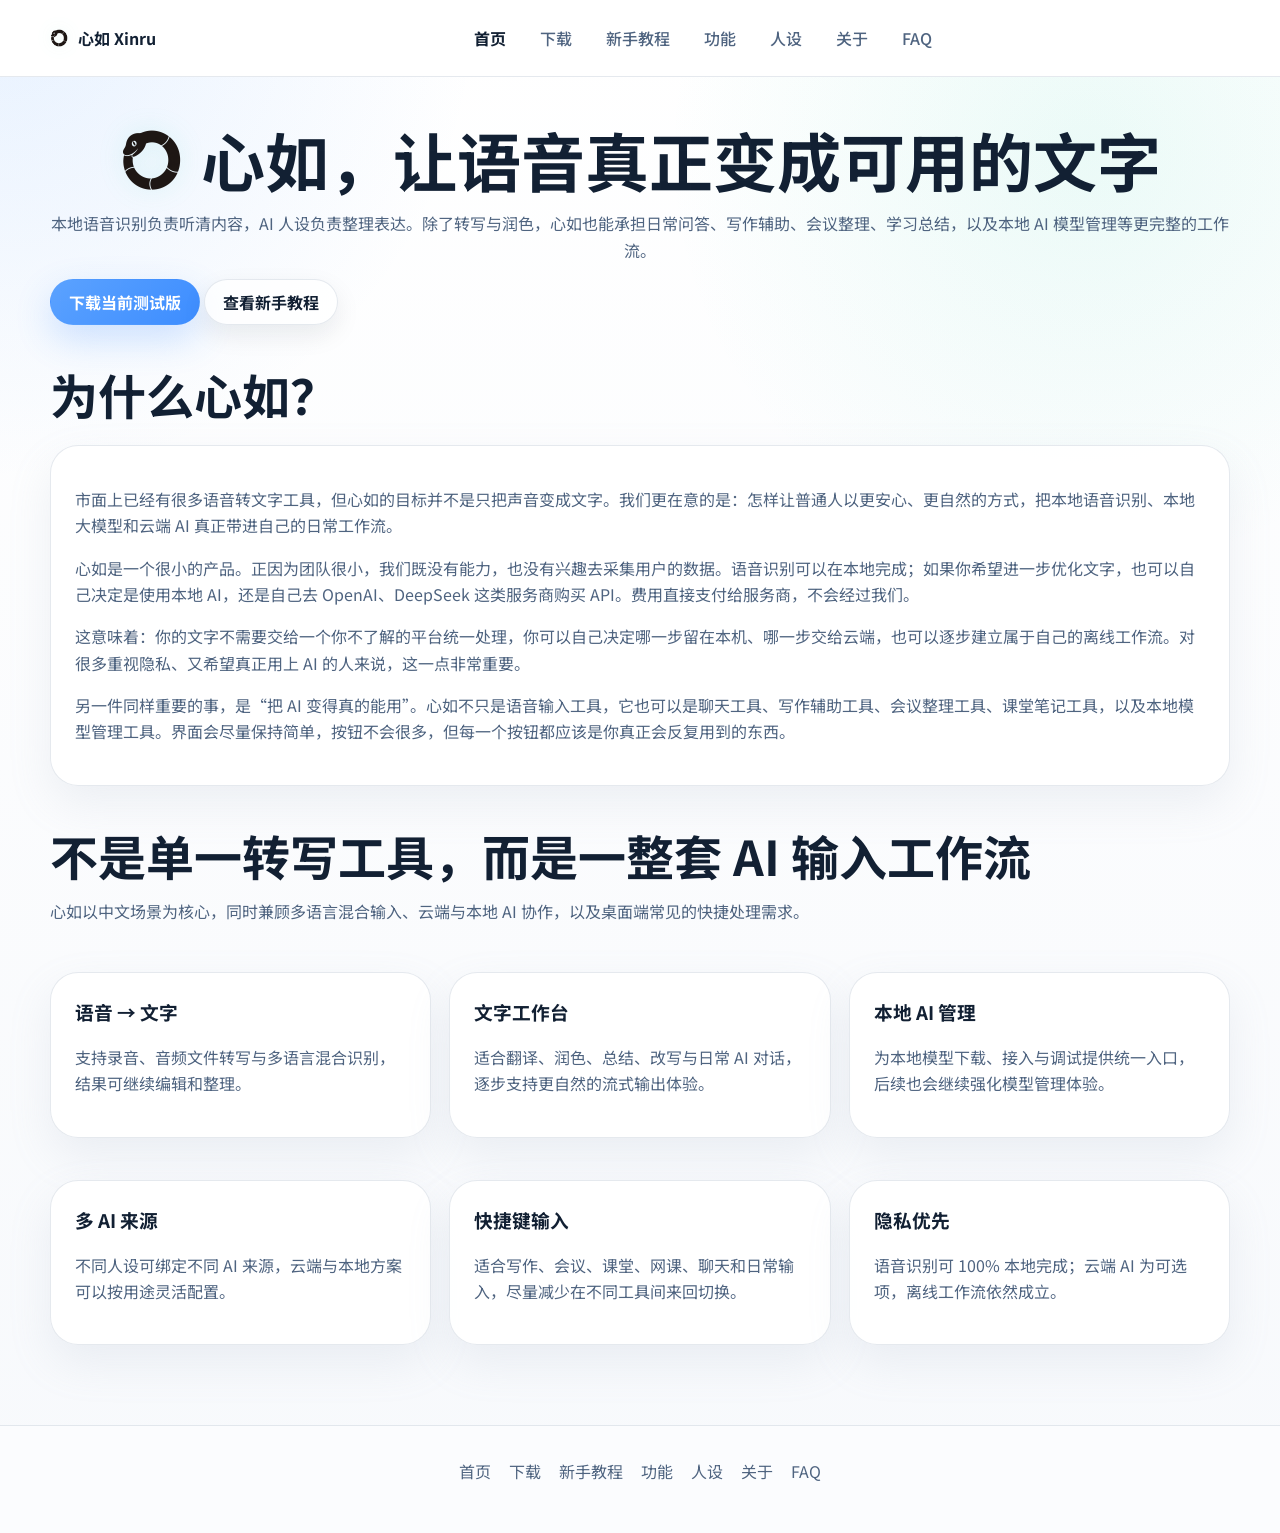
<file: index.html>
<!DOCTYPE html>
<html lang="zh-CN">
  <head>
    <meta charset="UTF-8" />
    <meta name="viewport" content="width=device-width, initial-scale=1.0" />
    <title>心如 Xinru</title>
    <meta
      name="description"
      content="心如是一款面向中文场景优化的桌面 AI 工具，集本地语音识别、AI 人设整理、文字工作台与本地 AI 管理于一体。"
    />
    <link rel="preconnect" href="https://fonts.googleapis.com" />
    <link rel="preconnect" href="https://fonts.gstatic.com" crossorigin />
    <link
      href="https://fonts.googleapis.com/css2?family=Manrope:wght@400;500;700;800&family=Noto+Sans+SC:wght@400;500;700;800&display=swap"
      rel="stylesheet"
    />
    <link rel="stylesheet" href="./styles.css" />
  </head>
  <body>
    <header class="site-header">
      <div class="nav">
        <a class="brand" href="./index.html" aria-label="Xinru home">
          <span class="brand-mark" aria-hidden="true"></span>
          <span>心如 Xinru</span>
        </a>
        <nav class="nav-links">
          <a class="nav-link is-active" href="./index.html">首页</a>
          <a class="nav-link" href="./download.html">下载</a>
          <a class="nav-link" href="./guide.html">新手教程</a>
          <a class="nav-link" href="./features.html">功能</a>
          <a class="nav-link" href="./personas.html">人设</a>
          <a class="nav-link" href="./about.html">关于</a>
          <a class="nav-link" href="./faq.html">FAQ</a>
        </nav>
      </div>
    </header>

    <main>
      <section class="section home-hero-section">
        <div class="hero-layout hero-layout-single">
          <div>
            <div class="hero-title-lockup">
              <span class="hero-title-logo" aria-hidden="true"></span>
              <h1 class="section-title">心如，让语音真正变成可用的文字</h1>
            </div>
            <p class="section-desc">
              本地语音识别负责听清内容，AI 人设负责整理表达。除了转写与润色，心如也能承担日常问答、写作辅助、会议整理、学习总结，以及本地 AI 模型管理等更完整的工作流。
            </p>
            <div class="hero-actions">
              <a class="button button-primary" href="./download.html">下载当前测试版</a>
              <a class="button button-secondary" href="./guide.html">查看新手教程</a>
            </div>
          </div>
        </div>
      </section>

      <section class="section home-why-section">
        <div class="section-heading">
          <h2 class="section-title">为什么心如？</h2>
        </div>
        <div class="panel">
          <p class="section-desc">市面上已经有很多语音转文字工具，但心如的目标并不是只把声音变成文字。我们更在意的是：怎样让普通人以更安心、更自然的方式，把本地语音识别、本地大模型和云端 AI 真正带进自己的日常工作流。</p>
          <p class="section-desc">心如是一个很小的产品。正因为团队很小，我们既没有能力，也没有兴趣去采集用户的数据。语音识别可以在本地完成；如果你希望进一步优化文字，也可以自己决定是使用本地 AI，还是自己去 OpenAI、DeepSeek 这类服务商购买 API。费用直接支付给服务商，不会经过我们。</p>
          <p class="section-desc">这意味着：你的文字不需要交给一个你不了解的平台统一处理，你可以自己决定哪一步留在本机、哪一步交给云端，也可以逐步建立属于自己的离线工作流。对很多重视隐私、又希望真正用上 AI 的人来说，这一点非常重要。</p>
          <p class="section-desc">另一件同样重要的事，是“把 AI 变得真的能用”。心如不只是语音输入工具，它也可以是聊天工具、写作辅助工具、会议整理工具、课堂笔记工具，以及本地模型管理工具。界面会尽量保持简单，按钮不会很多，但每一个按钮都应该是你真正会反复用到的东西。</p>
        </div>
      </section>

      <section class="section home-workflow-section">
        <div class="section-heading">
          <h2 class="section-title">不是单一转写工具，而是一整套 AI 输入工作流</h2>
          <p class="section-desc">心如以中文场景为核心，同时兼顾多语言混合输入、云端与本地 AI 协作，以及桌面端常见的快捷处理需求。</p>
        </div>
        <div class="card-grid three-cols">
          <article class="card">
            <h3>语音 → 文字</h3>
            <p>支持录音、音频文件转写与多语言混合识别，结果可继续编辑和整理。</p>
          </article>
          <article class="card">
            <h3>文字工作台</h3>
            <p>适合翻译、润色、总结、改写与日常 AI 对话，逐步支持更自然的流式输出体验。</p>
          </article>
          <article class="card">
            <h3>本地 AI 管理</h3>
            <p>为本地模型下载、接入与调试提供统一入口，后续也会继续强化模型管理体验。</p>
          </article>
          <article class="card">
            <h3>多 AI 来源</h3>
            <p>不同人设可绑定不同 AI 来源，云端与本地方案可以按用途灵活配置。</p>
          </article>
          <article class="card">
            <h3>快捷键输入</h3>
            <p>适合写作、会议、课堂、网课、聊天和日常输入，尽量减少在不同工具间来回切换。</p>
          </article>
          <article class="card">
            <h3>隐私优先</h3>
            <p>语音识别可 100% 本地完成；云端 AI 为可选项，离线工作流依然成立。</p>
          </article>
        </div>
      </section>
    </main>

    <footer class="site-footer">
      <div class="footer-links">
        <a href="./index.html">首页</a>
        <a href="./download.html">下载</a>
        <a href="./guide.html">新手教程</a>
        <a href="./features.html">功能</a>
        <a href="./personas.html">人设</a>
        <a href="./about.html">关于</a>
        <a href="./faq.html">FAQ</a>
      </div>
    </footer>

    <script src="./script.js"></script>
  </body>
</html>
</file>
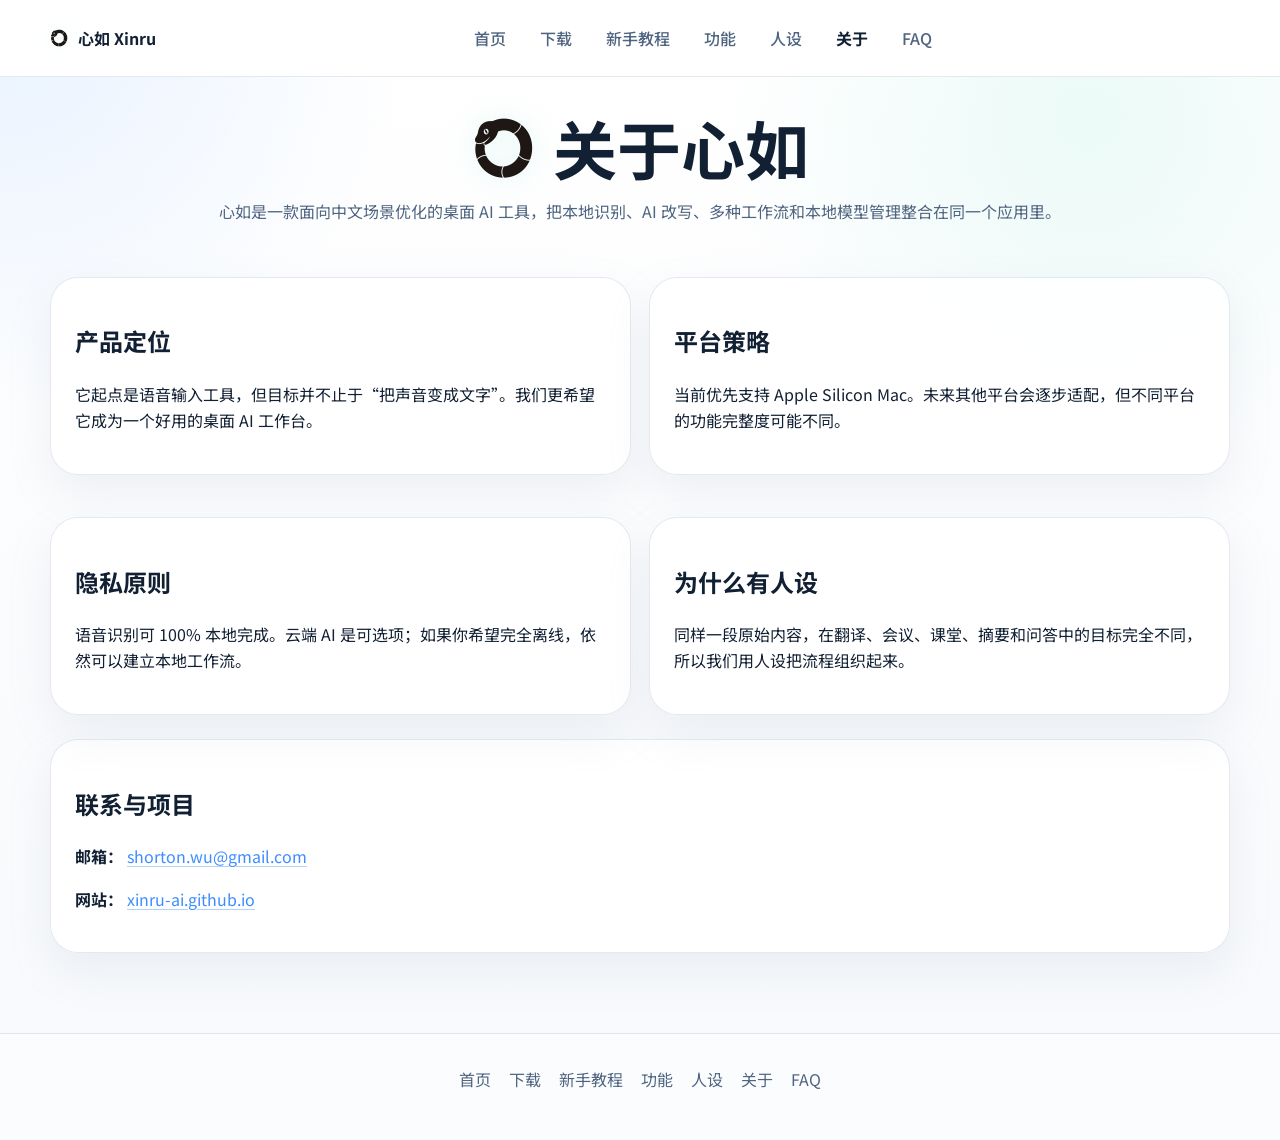
<file: about.html>
<!DOCTYPE html>
<html lang="zh-CN">
  <head>
    <meta charset="UTF-8" />
    <meta name="viewport" content="width=device-width, initial-scale=1.0" />
    <title>关于 - 心如 Xinru</title>
    <link rel="preconnect" href="https://fonts.googleapis.com" />
    <link rel="preconnect" href="https://fonts.gstatic.com" crossorigin />
    <link href="https://fonts.googleapis.com/css2?family=Manrope:wght@400;500;700;800&family=Noto+Sans+SC:wght@400;500;700;800&display=swap" rel="stylesheet" />
    <link rel="stylesheet" href="./styles.css" />
  </head>
  <body>
    <header class="site-header"><div class="nav"><a class="brand" href="./index.html"><span class="brand-mark" aria-hidden="true"></span><span>心如 Xinru</span></a><nav class="nav-links"><a class="nav-link" href="./index.html">首页</a><a class="nav-link" href="./download.html">下载</a><a class="nav-link" href="./guide.html">新手教程</a><a class="nav-link" href="./features.html">功能</a><a class="nav-link" href="./personas.html">人设</a><a class="nav-link is-active" href="./about.html">关于</a><a class="nav-link" href="./faq.html">FAQ</a></nav></div></header>
    <main class="section page-main">
      <div class="page-hero">
        <div class="hero-title-lockup">
          <span class="hero-title-logo" aria-hidden="true"></span>
          <h1 class="section-title">关于心如</h1>
        </div>
        <p class="section-desc">心如是一款面向中文场景优化的桌面 AI 工具，把本地识别、AI 改写、多种工作流和本地模型管理整合在同一个应用里。</p>
      </div>
      <div class="card-grid two-cols">
        <article class="about-panel"><h2>产品定位</h2><p>它起点是语音输入工具，但目标并不止于“把声音变成文字”。我们更希望它成为一个好用的桌面 AI 工作台。</p></article>
        <article class="about-panel"><h2>平台策略</h2><p>当前优先支持 Apple Silicon Mac。未来其他平台会逐步适配，但不同平台的功能完整度可能不同。</p></article>
        <article class="about-panel"><h2>隐私原则</h2><p>语音识别可 100% 本地完成。云端 AI 是可选项；如果你希望完全离线，依然可以建立本地工作流。</p></article>
        <article class="about-panel"><h2>为什么有人设</h2><p>同样一段原始内容，在翻译、会议、课堂、摘要和问答中的目标完全不同，所以我们用人设把流程组织起来。</p></article>
      </div>
      <div class="support-panel">
        <h2>联系与项目</h2>
        <p><strong>邮箱：</strong> <a href="mailto:shorton.wu@gmail.com">shorton.wu@gmail.com</a></p>
        <p><strong>网站：</strong> <a href="https://xinru-ai.github.io">xinru-ai.github.io</a></p>
      </div>
    </main>
    <footer class="site-footer"><div class="footer-links"><a href="./index.html">首页</a><a href="./download.html">下载</a><a href="./guide.html">新手教程</a><a href="./features.html">功能</a><a href="./personas.html">人设</a><a href="./about.html">关于</a><a href="./faq.html">FAQ</a></div></footer>
    <script src="./script.js"></script>
  </body>
</html>
</file>
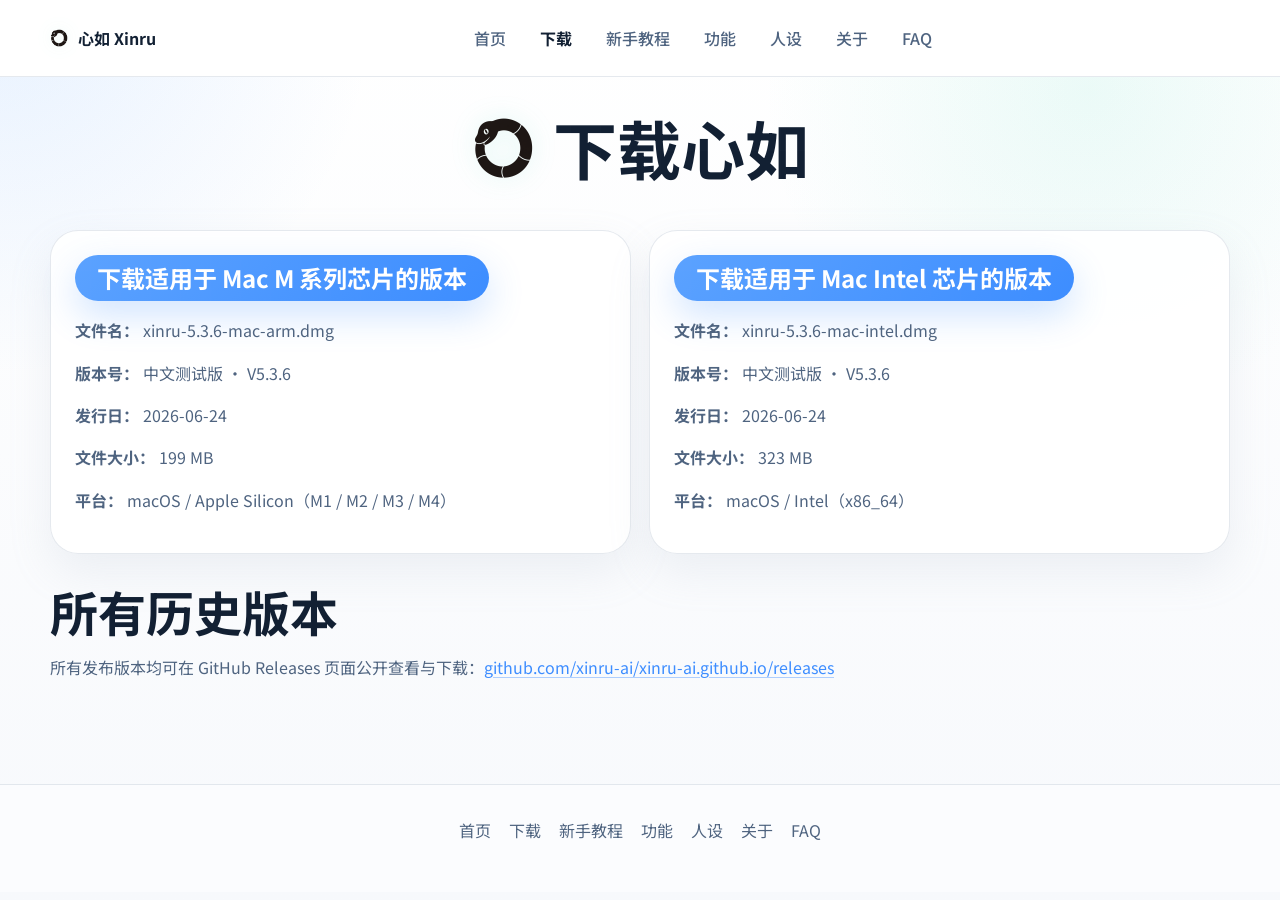
<file: download.html>
<!DOCTYPE html>
<html lang="zh-CN">
  <head>
    <meta charset="UTF-8" />
    <meta name="viewport" content="width=device-width, initial-scale=1.0" />
    <title>下载 - 心如 Xinru</title>
    <link rel="preconnect" href="https://fonts.googleapis.com" />
    <link rel="preconnect" href="https://fonts.gstatic.com" crossorigin />
    <link
      href="https://fonts.googleapis.com/css2?family=Manrope:wght@400;500;700;800&family=Noto+Sans+SC:wght@400;500;700;800&display=swap"
      rel="stylesheet"
    />
    <link rel="stylesheet" href="./styles.css" />
  </head>
  <body>
    <header class="site-header">
      <div class="nav">
        <a class="brand" href="./index.html"><span class="brand-mark" aria-hidden="true"></span><span>心如 Xinru</span></a>
        <nav class="nav-links">
          <a class="nav-link" href="./index.html">首页</a>
          <a class="nav-link is-active" href="./download.html">下载</a>
          <a class="nav-link" href="./guide.html">新手教程</a>
          <a class="nav-link" href="./features.html">功能</a>
          <a class="nav-link" href="./personas.html">人设</a>
          <a class="nav-link" href="./about.html">关于</a>
          <a class="nav-link" href="./faq.html">FAQ</a>
        </nav>
      </div>
    </header>

    <main class="section page-main download-page">
      <div class="page-hero">
        <div class="hero-title-lockup">
          <span class="hero-title-logo" aria-hidden="true"></span>
          <h1 class="section-title">下载心如</h1>
        </div>
      </div>

      <div class="card-grid two-cols">
        <article class="download-card">
          <h2><a class="download-link-title" href="https://github.com/xinru-ai/xinru-ai.github.io/releases/download/v5.3.6/xinru-5.3.6-mac-arm.dmg">下载适用于 Mac M 系列芯片的版本</a></h2>
          <p><strong>文件名：</strong> xinru-5.3.6-mac-arm.dmg</p>
          <p><strong>版本号：</strong> 中文测试版 · V5.3.6</p>
          <p><strong>发行日：</strong> 2026-06-24</p>
          <p><strong>文件大小：</strong> 199 MB</p>
          <p><strong>平台：</strong> macOS / Apple Silicon（M1 / M2 / M3 / M4）</p>
        </article>

        <article class="download-card">
          <h2><a class="download-link-title" href="https://github.com/xinru-ai/xinru-ai.github.io/releases/download/v5.3.6/xinru-5.3.6-mac-intel.dmg">下载适用于 Mac Intel 芯片的版本</a></h2>
          <p><strong>文件名：</strong> xinru-5.3.6-mac-intel.dmg</p>
          <p><strong>版本号：</strong> 中文测试版 · V5.3.6</p>
          <p><strong>发行日：</strong> 2026-06-24</p>
          <p><strong>文件大小：</strong> 323 MB</p>
          <p><strong>平台：</strong> macOS / Intel（x86_64）</p>
        </article>
      </div>

      <div class="section-heading" style="margin-top: var(--space-2xl);">
        <h2 class="section-title">所有历史版本</h2>
        <p class="section-desc">所有发布版本均可在 GitHub Releases 页面公开查看与下载：<a href="https://github.com/xinru-ai/xinru-ai.github.io/releases" target="_blank" rel="noreferrer">github.com/xinru-ai/xinru-ai.github.io/releases</a></p>
      </div>
    </main>

    <footer class="site-footer"><div class="footer-links"><a href="./index.html">首页</a><a href="./download.html">下载</a><a href="./guide.html">新手教程</a><a href="./features.html">功能</a><a href="./personas.html">人设</a><a href="./about.html">关于</a><a href="./faq.html">FAQ</a></div></footer>
    <script src="./script.js"></script>
  </body>
</html>
</file>
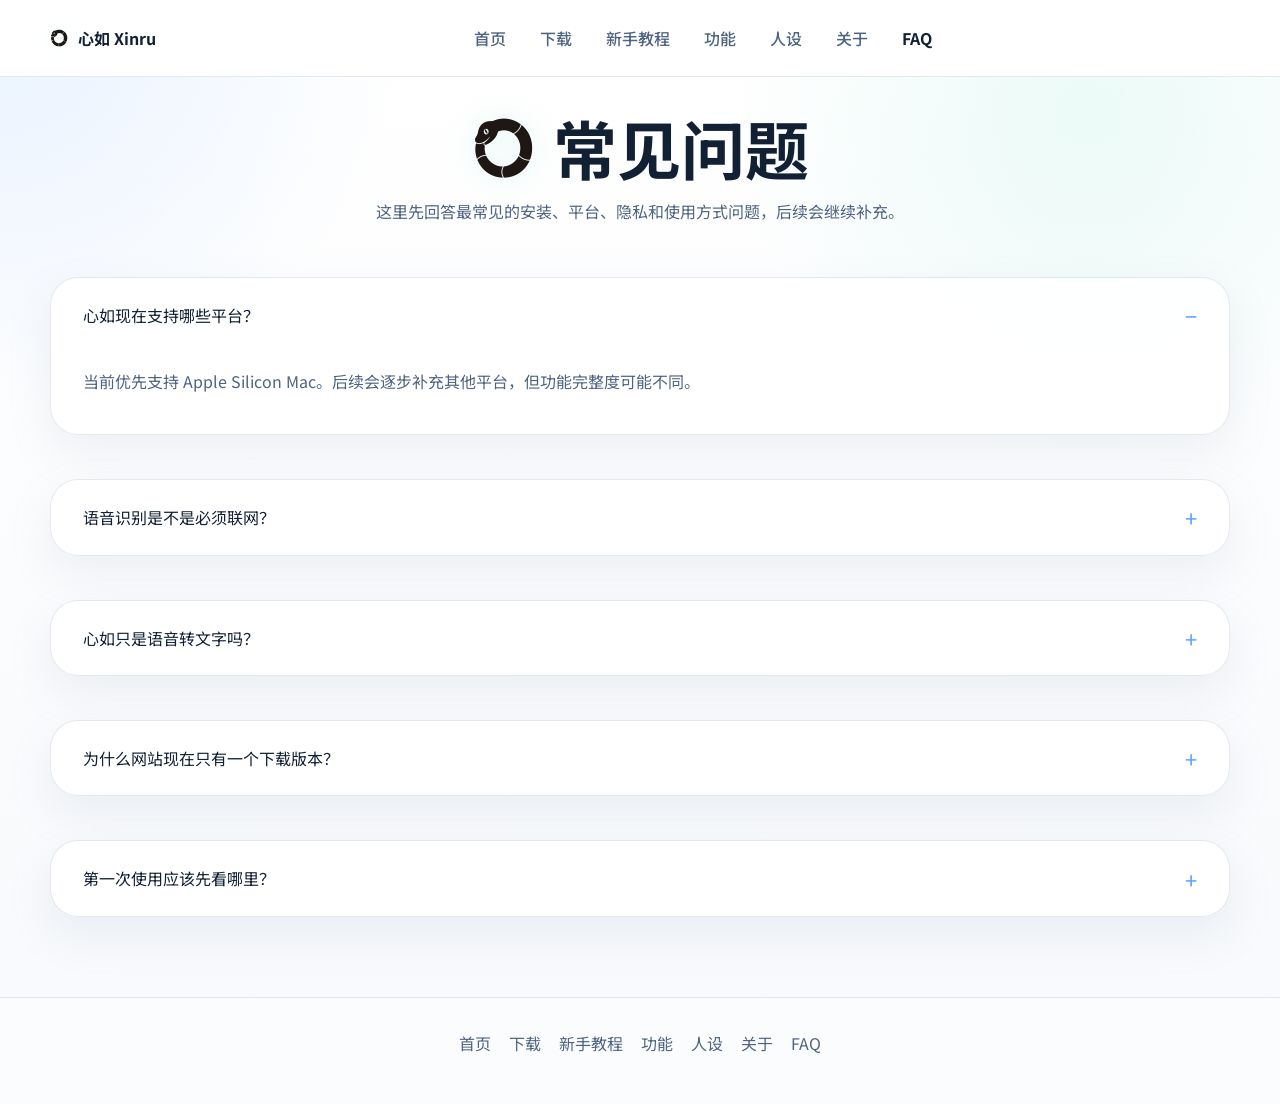
<file: faq.html>
<!DOCTYPE html>
<html lang="zh-CN">
  <head>
    <meta charset="UTF-8" />
    <meta name="viewport" content="width=device-width, initial-scale=1.0" />
    <title>FAQ - 心如 Xinru</title>
    <link rel="preconnect" href="https://fonts.googleapis.com" />
    <link rel="preconnect" href="https://fonts.gstatic.com" crossorigin />
    <link href="https://fonts.googleapis.com/css2?family=Manrope:wght@400;500;700;800&family=Noto+Sans+SC:wght@400;500;700;800&display=swap" rel="stylesheet" />
    <link rel="stylesheet" href="./styles.css" />
  </head>
  <body>
    <header class="site-header"><div class="nav"><a class="brand" href="./index.html"><span class="brand-mark" aria-hidden="true"></span><span>心如 Xinru</span></a><nav class="nav-links"><a class="nav-link" href="./index.html">首页</a><a class="nav-link" href="./download.html">下载</a><a class="nav-link" href="./guide.html">新手教程</a><a class="nav-link" href="./features.html">功能</a><a class="nav-link" href="./personas.html">人设</a><a class="nav-link" href="./about.html">关于</a><a class="nav-link is-active" href="./faq.html">FAQ</a></nav></div></header>
    <main class="section page-main">
      <div class="page-hero">
        <div class="hero-title-lockup">
          <span class="hero-title-logo" aria-hidden="true"></span>
          <h1 class="section-title">常见问题</h1>
        </div>
        <p class="section-desc">这里先回答最常见的安装、平台、隐私和使用方式问题，后续会继续补充。</p>
      </div>
      <div class="faq-list">
        <article class="faq-item is-open"><button class="faq-question" type="button">心如现在支持哪些平台？</button><div class="faq-answer"><p>当前优先支持 Apple Silicon Mac。后续会逐步补充其他平台，但功能完整度可能不同。</p></div></article>
        <article class="faq-item"><button class="faq-question" type="button">语音识别是不是必须联网？</button><div class="faq-answer"><p>不是。语音识别可以完全本地完成；是否联网主要取决于你是否启用云端 AI。</p></div></article>
        <article class="faq-item"><button class="faq-question" type="button">心如只是语音转文字吗？</button><div class="faq-answer"><p>不是。它还包含文字工作台、AI 人设、本地 AI 管理和多种输入输出工作流。</p></div></article>
        <article class="faq-item"><button class="faq-question" type="button">为什么网站现在只有一个下载版本？</button><div class="faq-answer"><p>因为我们只保留当前真实可公开分发的测试版入口。后续会逐步补齐更多平台与语言版本。</p></div></article>
        <article class="faq-item"><button class="faq-question" type="button">第一次使用应该先看哪里？</button><div class="faq-answer"><p>建议先看“新手教程”，把安装、权限、人设和基本流程跑通，再去探索更复杂的功能。</p></div></article>
      </div>
    </main>
    <footer class="site-footer"><div class="footer-links"><a href="./index.html">首页</a><a href="./download.html">下载</a><a href="./guide.html">新手教程</a><a href="./features.html">功能</a><a href="./personas.html">人设</a><a href="./about.html">关于</a><a href="./faq.html">FAQ</a></div></footer>
    <script src="./script.js"></script>
  </body>
</html>
</file>
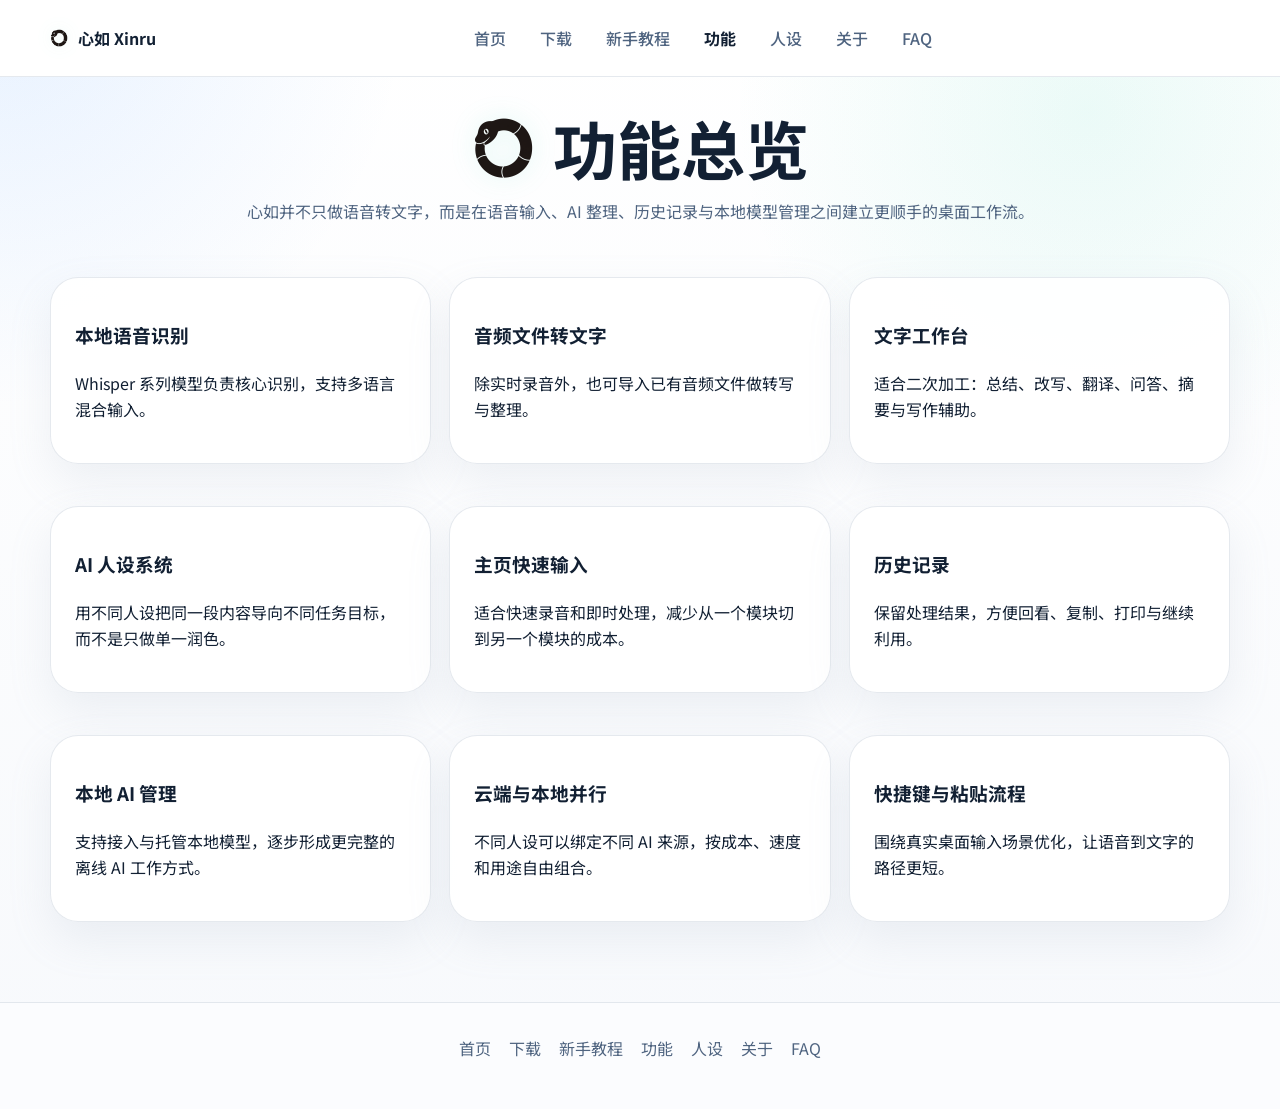
<file: features.html>
<!DOCTYPE html>
<html lang="zh-CN">
  <head>
    <meta charset="UTF-8" />
    <meta name="viewport" content="width=device-width, initial-scale=1.0" />
    <title>功能 - 心如 Xinru</title>
    <link rel="preconnect" href="https://fonts.googleapis.com" />
    <link rel="preconnect" href="https://fonts.gstatic.com" crossorigin />
    <link href="https://fonts.googleapis.com/css2?family=Manrope:wght@400;500;700;800&family=Noto+Sans+SC:wght@400;500;700;800&display=swap" rel="stylesheet" />
    <link rel="stylesheet" href="./styles.css" />
  </head>
  <body>
    <header class="site-header"><div class="nav"><a class="brand" href="./index.html"><span class="brand-mark" aria-hidden="true"></span><span>心如 Xinru</span></a><nav class="nav-links"><a class="nav-link" href="./index.html">首页</a><a class="nav-link" href="./download.html">下载</a><a class="nav-link" href="./guide.html">新手教程</a><a class="nav-link is-active" href="./features.html">功能</a><a class="nav-link" href="./personas.html">人设</a><a class="nav-link" href="./about.html">关于</a><a class="nav-link" href="./faq.html">FAQ</a></nav></div></header>
    <main class="section page-main">
      <div class="page-hero">
        <div class="hero-title-lockup">
          <span class="hero-title-logo" aria-hidden="true"></span>
          <h1 class="section-title">功能总览</h1>
        </div>
        <p class="section-desc">心如并不只做语音转文字，而是在语音输入、AI 整理、历史记录与本地模型管理之间建立更顺手的桌面工作流。</p>
      </div>
      <div class="card-grid three-cols">
        <article class="page-card"><h3>本地语音识别</h3><p>Whisper 系列模型负责核心识别，支持多语言混合输入。</p></article>
        <article class="page-card"><h3>音频文件转文字</h3><p>除实时录音外，也可导入已有音频文件做转写与整理。</p></article>
        <article class="page-card"><h3>文字工作台</h3><p>适合二次加工：总结、改写、翻译、问答、摘要与写作辅助。</p></article>
        <article class="page-card"><h3>AI 人设系统</h3><p>用不同人设把同一段内容导向不同任务目标，而不是只做单一润色。</p></article>
        <article class="page-card"><h3>主页快速输入</h3><p>适合快速录音和即时处理，减少从一个模块切到另一个模块的成本。</p></article>
        <article class="page-card"><h3>历史记录</h3><p>保留处理结果，方便回看、复制、打印与继续利用。</p></article>
        <article class="page-card"><h3>本地 AI 管理</h3><p>支持接入与托管本地模型，逐步形成更完整的离线 AI 工作方式。</p></article>
        <article class="page-card"><h3>云端与本地并行</h3><p>不同人设可以绑定不同 AI 来源，按成本、速度和用途自由组合。</p></article>
        <article class="page-card"><h3>快捷键与粘贴流程</h3><p>围绕真实桌面输入场景优化，让语音到文字的路径更短。</p></article>
      </div>
    </main>
    <footer class="site-footer"><div class="footer-links"><a href="./index.html">首页</a><a href="./download.html">下载</a><a href="./guide.html">新手教程</a><a href="./features.html">功能</a><a href="./personas.html">人设</a><a href="./about.html">关于</a><a href="./faq.html">FAQ</a></div></footer>
    <script src="./script.js"></script>
  </body>
</html>
</file>
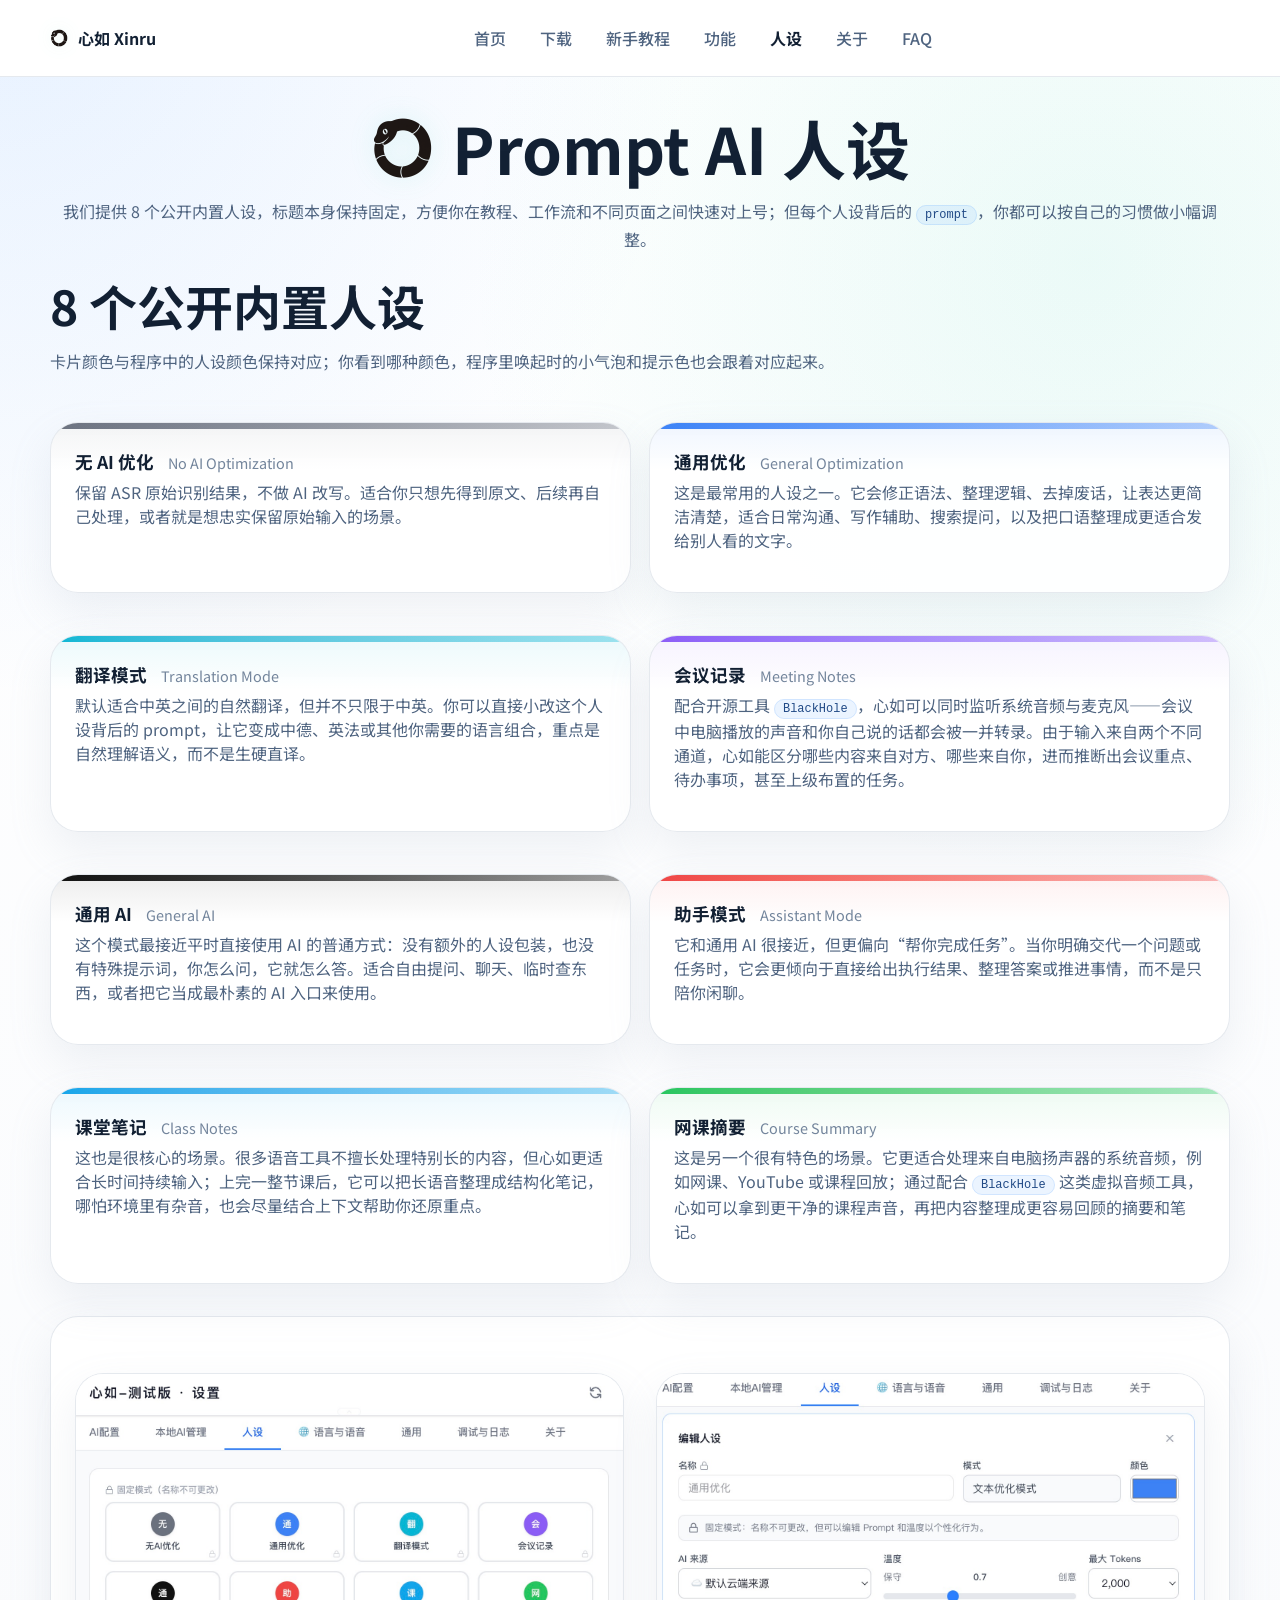
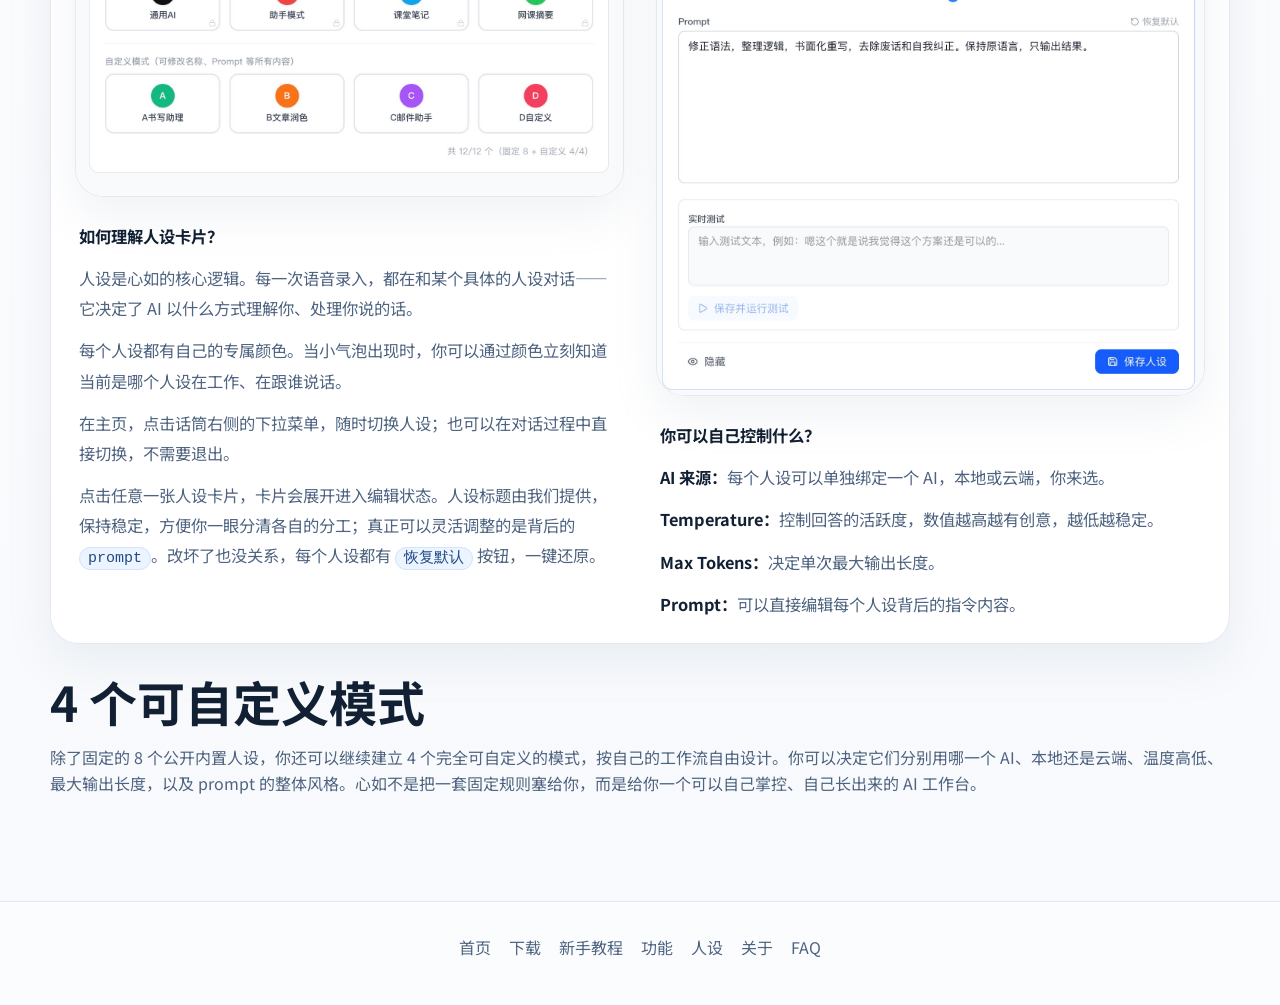
<file: personas.html>
<!DOCTYPE html>
<html lang="zh-CN">
  <head>
    <meta charset="UTF-8" />
    <meta name="viewport" content="width=device-width, initial-scale=1.0" />
    <title>Prompt AI 人设 - 心如 Xinru</title>
    <link rel="preconnect" href="https://fonts.googleapis.com" />
    <link rel="preconnect" href="https://fonts.gstatic.com" crossorigin />
    <link href="https://fonts.googleapis.com/css2?family=Manrope:wght@400;500;700;800&family=Noto+Sans+SC:wght@400;500;700;800&display=swap" rel="stylesheet" />
    <link rel="stylesheet" href="./styles.css" />
  </head>
  <body>
    <header class="site-header"><div class="nav"><a class="brand" href="./index.html"><span class="brand-mark" aria-hidden="true"></span><span>心如 Xinru</span></a><nav class="nav-links"><a class="nav-link" href="./index.html">首页</a><a class="nav-link" href="./download.html">下载</a><a class="nav-link" href="./guide.html">新手教程</a><a class="nav-link" href="./features.html">功能</a><a class="nav-link is-active" href="./personas.html">人设</a><a class="nav-link" href="./about.html">关于</a><a class="nav-link" href="./faq.html">FAQ</a></nav></div></header>
    <main class="section page-main">
      <div class="page-hero">
        <div class="hero-title-lockup">
          <span class="hero-title-logo" aria-hidden="true"></span>
          <h1 class="section-title">Prompt AI 人设</h1>
        </div>
        <p class="section-desc">我们提供 8 个公开内置人设，标题本身保持固定，方便你在教程、工作流和不同页面之间快速对上号；但每个人设背后的 <code>prompt</code>，你都可以按自己的习惯做小幅调整。</p>
      </div>

      <div class="section-heading">
        <h2 class="section-title">8 个公开内置人设</h2>
        <p class="section-desc">卡片颜色与程序中的人设颜色保持对应；你看到哪种颜色，程序里唤起时的小气泡和提示色也会跟着对应起来。</p>
      </div>

      <div class="card-grid two-cols">
        <article class="panel persona-card persona-noai">
          <div class="persona-title-line">
            <h3 class="persona-name">无 AI 优化</h3>
            <span class="persona-en">No AI Optimization</span>
          </div>
          <p class="persona-desc">保留 ASR 原始识别结果，不做 AI 改写。适合你只想先得到原文、后续再自己处理，或者就是想忠实保留原始输入的场景。</p>
        </article>

        <article class="panel persona-card persona-optimize">
          <div class="persona-title-line">
            <h3 class="persona-name">通用优化</h3>
            <span class="persona-en">General Optimization</span>
          </div>
          <p class="persona-desc">这是最常用的人设之一。它会修正语法、整理逻辑、去掉废话，让表达更简洁清楚，适合日常沟通、写作辅助、搜索提问，以及把口语整理成更适合发给别人看的文字。</p>
        </article>

        <article class="panel persona-card persona-translate">
          <div class="persona-title-line">
            <h3 class="persona-name">翻译模式</h3>
            <span class="persona-en">Translation Mode</span>
          </div>
          <p class="persona-desc">默认适合中英之间的自然翻译，但并不只限于中英。你可以直接小改这个人设背后的 prompt，让它变成中德、英法或其他你需要的语言组合，重点是自然理解语义，而不是生硬直译。</p>
        </article>

        <article class="panel persona-card persona-meeting">
          <div class="persona-title-line">
            <h3 class="persona-name">会议记录</h3>
            <span class="persona-en">Meeting Notes</span>
          </div>
          <p class="persona-desc">配合开源工具 <code>BlackHole</code>，心如可以同时监听系统音频与麦克风——会议中电脑播放的声音和你自己说的话都会被一并转录。由于输入来自两个不同通道，心如能区分哪些内容来自对方、哪些来自你，进而推断出会议重点、待办事项，甚至上级布置的任务。</p>
        </article>

        <article class="panel persona-card persona-general">
          <div class="persona-title-line">
            <h3 class="persona-name">通用 AI</h3>
            <span class="persona-en">General AI</span>
          </div>
          <p class="persona-desc">这个模式最接近平时直接使用 AI 的普通方式：没有额外的人设包装，也没有特殊提示词，你怎么问，它就怎么答。适合自由提问、聊天、临时查东西，或者把它当成最朴素的 AI 入口来使用。</p>
        </article>

        <article class="panel persona-card persona-assistant">
          <div class="persona-title-line">
            <h3 class="persona-name">助手模式</h3>
            <span class="persona-en">Assistant Mode</span>
          </div>
          <p class="persona-desc">它和通用 AI 很接近，但更偏向“帮你完成任务”。当你明确交代一个问题或任务时，它会更倾向于直接给出执行结果、整理答案或推进事情，而不是只陪你闲聊。</p>
        </article>

        <article class="panel persona-card persona-study">
          <div class="persona-title-line">
            <h3 class="persona-name">课堂笔记</h3>
            <span class="persona-en">Class Notes</span>
          </div>
          <p class="persona-desc">这也是很核心的场景。很多语音工具不擅长处理特别长的内容，但心如更适合长时间持续输入；上完一整节课后，它可以把长语音整理成结构化笔记，哪怕环境里有杂音，也会尽量结合上下文帮助你还原重点。</p>
        </article>

        <article class="panel persona-card persona-summary">
          <div class="persona-title-line">
            <h3 class="persona-name">网课摘要</h3>
            <span class="persona-en">Course Summary</span>
          </div>
          <p class="persona-desc">这是另一个很有特色的场景。它更适合处理来自电脑扬声器的系统音频，例如网课、YouTube 或课程回放；通过配合 <code>BlackHole</code> 这类虚拟音频工具，心如可以拿到更干净的课程声音，再把内容整理成更容易回顾的摘要和笔记。</p>
        </article>
      </div>

      <div class="panel" style="margin-top: var(--space-2xl);">
        <div class="guide-shot-grid">
          <figure class="guide-shot">
            <img src="./assets/screenshots/personas-overview.jpg" alt="人设页面，展示 8 个固定人设与 4 个自定义模式" />
            <figcaption>
              <p><strong>如何理解人设卡片？</strong></p>
              <p>人设是心如的核心逻辑。每一次语音录入，都在和某个具体的人设对话——它决定了 AI 以什么方式理解你、处理你说的话。</p>
              <p>每个人设都有自己的专属颜色。当小气泡出现时，你可以通过颜色立刻知道当前是哪个人设在工作、在跟谁说话。</p>
              <p>在主页，点击话筒右侧的下拉菜单，随时切换人设；也可以在对话过程中直接切换，不需要退出。</p>
              <p>点击任意一张人设卡片，卡片会展开进入编辑状态。人设标题由我们提供，保持稳定，方便你一眼分清各自的分工；真正可以灵活调整的是背后的 <code>prompt</code>。改坏了也没关系，每个人设都有 <code>恢复默认</code> 按钮，一键还原。</p>
            </figcaption>
          </figure>
          <figure class="guide-shot">
            <img src="./assets/screenshots/personas-edit.jpg" alt="点击人设卡片后展开的编辑面板" />
            <figcaption>
              <p><strong>你可以自己控制什么？</strong></p>
              <p><strong>AI 来源：</strong>每个人设可以单独绑定一个 AI，本地或云端，你来选。</p>
              <p><strong>Temperature：</strong>控制回答的活跃度，数值越高越有创意，越低越稳定。</p>
              <p><strong>Max Tokens：</strong>决定单次最大输出长度。</p>
              <p><strong>Prompt：</strong>可以直接编辑每个人设背后的指令内容。</p>
            </figcaption>
          </figure>
        </div>
      </div>

      <div class="section-heading" style="margin-top: var(--space-2xl);">
        <h2 class="section-title">4 个可自定义模式</h2>
        <p class="section-desc">除了固定的 8 个公开内置人设，你还可以继续建立 4 个完全可自定义的模式，按自己的工作流自由设计。你可以决定它们分别用哪一个 AI、本地还是云端、温度高低、最大输出长度，以及 prompt 的整体风格。心如不是把一套固定规则塞给你，而是给你一个可以自己掌控、自己长出来的 AI 工作台。</p>
      </div>
    </main>
    <footer class="site-footer"><div class="footer-links"><a href="./index.html">首页</a><a href="./download.html">下载</a><a href="./guide.html">新手教程</a><a href="./features.html">功能</a><a href="./personas.html">人设</a><a href="./about.html">关于</a><a href="./faq.html">FAQ</a></div></footer>
    <script src="./script.js"></script>
  </body>
</html>
</file>
<file: styles.css>
:root {
  /* 统一间距体系 */
  --space-xs: 8px;
  --space-sm: 12px;
  --space-md: 16px;
  --space-lg: 20px;
  --space-xl: 24px;
  --space-2xl: 32px;
  --space-3xl: 48px;
  --space-4xl: 56px;

  /* 颜色与主题 */
  --bg: #f7f9fc;
  --bg-soft: #eef3f9;
  --panel: rgba(255, 255, 255, 0.9);
  --panel-strong: rgba(255, 255, 255, 0.96);
  --panel-muted: rgba(232, 239, 248, 0.9);
  --border: rgba(148, 163, 184, 0.24);
  --border-strong: rgba(59, 130, 246, 0.26);
  --shadow-soft: 0 18px 44px rgba(148, 163, 184, 0.14);
  --text: #122033;
  --text-soft: #4f6480;
  --text-faint: #73859c;
  --primary: #5ba2ff;
  --primary-strong: #3d8dff;
  --accent: #42d6b6;
  --warning: #fbbf24;
  --danger: #f87171;
  --radius-xl: 28px;
  --radius-lg: 20px;
  --radius-md: 14px;
  --radius-sm: 10px;
  --shadow: 0 20px 60px rgba(2, 8, 23, 0.34);
  --container: 1180px;
}

/* 暗色模式变量 */
@media (prefers-color-scheme: dark) {
  :root {
    --bg: #08090c;
    --bg-soft: #101216;
    --panel: rgba(17, 20, 27, 0.92);
    --panel-strong: rgba(24, 28, 36, 0.96);
    --panel-muted: rgba(35, 41, 52, 0.74);
    --border: rgba(148, 163, 184, 0.16);
    --border-strong: rgba(96, 165, 250, 0.22);
    --shadow-soft: 0 20px 60px rgba(2, 8, 23, 0.34);
    --text: #e5edf8;
    --text-soft: #9fb0c8;
    --text-faint: #6f819e;
  }
}

/* 基础重置 */
* { box-sizing: border-box; }
html { scroll-behavior: smooth; }

body {
  margin: 0;
  min-height: 100vh;
  color: var(--text);
  font-family: -apple-system, BlinkMacSystemFont, "Segoe UI", "PingFang SC", "Noto Sans SC", sans-serif;
  line-height: 1.65;
  background:
    radial-gradient(circle at top left, rgba(91, 162, 255, 0.14), transparent 24%),
    radial-gradient(circle at 85% 10%, rgba(66, 214, 182, 0.1), transparent 24%),
    linear-gradient(180deg, #ffffff 0%, var(--bg) 100%);
}

body::before {
  content: "";
  position: fixed;
  inset: 0;
  pointer-events: none;
  background-image:
    linear-gradient(rgba(255, 255, 255, 0.03) 1px, transparent 1px),
    linear-gradient(90deg, rgba(255, 255, 255, 0.03) 1px, transparent 1px);
  background-size: 30px 30px;
  mask-image: linear-gradient(180deg, rgba(0, 0, 0, 0.45), transparent 90%);
}

/* 暗色模式背景 */
@media (prefers-color-scheme: dark) {
  body {
    background:
      radial-gradient(circle at top left, rgba(255, 255, 255, 0.05), transparent 24%),
      radial-gradient(circle at 85% 10%, rgba(91, 162, 255, 0.08), transparent 24%),
      linear-gradient(180deg, #050608 0%, var(--bg) 100%);
  }
}

/* 链接 */
a {
  color: var(--primary-strong);
  text-decoration: underline;
  text-decoration-color: rgba(61, 141, 255, 0.4);
  text-underline-offset: 3px;
}
a:hover { text-decoration-color: currentColor; }

.brand,
.nav-link,
.button,
.footer-links a {
  color: inherit;
  text-decoration: none;
}

/* 图片与代码 */
img {
  max-width: 100%;
  display: block;
}

code {
  padding: 2px 8px;
  border-radius: 999px;
  background: rgba(91, 162, 255, 0.12);
  border: 1px solid rgba(91, 162, 255, 0.18);
  color: #214a86;
  font-size: 0.92em;
}

@media (prefers-color-scheme: dark) {
  code {
    background: rgba(255, 255, 255, 0.08);
    border-color: rgba(148, 163, 184, 0.24);
    color: var(--text);
  }
}

/* 容器 */
.container {
  width: min(100% - 32px, var(--container));
  margin: 0 auto;
}

/* 头部导航 */
.site-header {
  position: sticky;
  top: 0;
  z-index: 50;
  background: #ffffff;
  border-bottom: 1px solid var(--border);
}

@media (prefers-color-scheme: dark) {
  .site-header {
    background: #111318;
    border-bottom-color: rgba(255, 255, 255, 0.12);
  }
}

.nav {
  width: min(100% - 32px, var(--container));
  margin: 0 auto;
  min-height: 76px;
  display: grid;
  grid-template-columns: auto 1fr;
  align-items: center;
  gap: 20px;
}

.brand {
  display: inline-flex;
  align-items: center;
  gap: 10px;
  font-weight: 700;
}

.brand-mark {
  width: 18px;
  height: 18px;
  background-image: url("./assets/logo/xinru-logo.png");
  background-size: contain;
  background-position: center;
  background-repeat: no-repeat;
  filter: drop-shadow(0 0 8px rgba(66, 214, 182, 0.12));
}

.brand-name {
  font-size: 1.02rem;
  letter-spacing: 0.03em;
}

.nav-links {
  display: flex;
  align-items: center;
  justify-content: center;
  flex-wrap: wrap;
  gap: 10px 14px;
}

/* 导航与按钮过渡 */
.nav-link,
.button,
.faq-question {
  transition: transform 160ms ease, background 160ms ease, border-color 160ms ease, color 160ms ease;
}

.nav-link {
  padding: 8px 10px;
  color: var(--text-soft);
  font-weight: 500;
}
.nav-link:hover { color: var(--text); }
.nav-link.is-active { color: var(--text); font-weight: 700; }

@media (prefers-color-scheme: dark) {
  .nav-link { opacity: 0.88; }
  .nav-link:hover,
  .nav-link.is-active { color: #ffffff; opacity: 1; }
}

/* 语言标签 */
.lang-label {
  display: inline-flex;
  align-items: center;
  min-height: 38px;
  padding: 0 14px;
  background: transparent;
  color: var(--text);
  font-weight: 600;
}

@media (prefers-color-scheme: dark) {
  .lang-label {
    border: 1px solid rgba(255, 255, 255, 0.16);
  }
}

/* 区块 */
.section { padding: var(--space-4xl) 0; }
.home-hero-section { padding-top: var(--space-3xl); padding-bottom: var(--space-xl); }
.home-why-section { padding-top: var(--space-lg); padding-bottom: var(--space-xl); }
.home-workflow-section { padding-top: var(--space-lg); }

.section > * {
  width: min(100% - 32px, var(--container));
  margin-inline: auto;
}

/* 网格布局 */
.hero-layout,
.two-column,
.footer-layout {
  display: grid;
  grid-template-columns: 1.05fr 0.95fr;
  gap: 28px;
  align-items: center;
}
.hero-layout-single { grid-template-columns: 1fr; }

/* 标题与描述 */
.hero-title-lockup {
  display: flex;
  align-items: center;
  gap: 18px;
  margin-bottom: 12px;
  justify-content: center;
}

.hero-title-logo {
  width: clamp(44px, 6vw, 64px);
  height: clamp(44px, 6vw, 64px);
  background-image: url("./assets/logo/xinru-logo.png");
  background-position: center;
  background-repeat: no-repeat;
  flex: 0 0 auto;
  background-size: contain;
  filter: drop-shadow(0 0 12px rgba(66, 214, 182, 0.14));
}

.page-hero {
  padding-top: 0;
  padding-bottom: 12px;
}

.page-main.section,
.download-page.section {
  padding-top: 36px;
}

.section-heading { margin-bottom: var(--space-xl); }
.page-hero .section-desc,
.home-hero-section .section-desc { text-align: center; }

.hero-copy h1,
.section-title {
  margin: 0;
  font-size: clamp(2.5rem, 5vw, 4.5rem);
  line-height: 1.08;
}
.section-heading .section-title {
  font-size: clamp(2rem, 4vw, 3rem);
}

.hero-copy p,
.section-desc,
.card p,
.download-card p,
.step-card p,
.feature-detail,
.support-note,
.faq-answer,
.footer-meta,
.preview-note,
.persona-desc,
.about-copy p {
  color: var(--text-soft);
}
.persona-desc { line-height: 1.5; margin-top: 0; }

/* 按钮 */
.button {
  display: inline-flex;
  align-items: center;
  justify-content: center;
  min-height: 46px;
  padding: 0 18px;
  border-radius: 999px;
  border: 1px solid transparent;
  font-weight: 700;
  cursor: pointer;
  box-shadow: 0 10px 26px rgba(15, 23, 42, 0.08);
}
.button:hover,
.faq-question:hover { transform: translateY(-1px); }

.button-primary {
  background: linear-gradient(135deg, var(--primary) 0%, var(--primary-strong) 100%);
  color: #fff;
  box-shadow: 0 14px 36px rgba(61, 141, 255, 0.24);
}
.button-secondary {
  border-color: var(--border);
  background: rgba(255, 255, 255, 0.72);
  color: var(--text);
}
@media (prefers-color-scheme: dark) {
  .button-secondary { background: rgba(255, 255, 255, 0.03); }
}

/* 卡片与面板（统一内边距） */
.panel,
.card,
.download-card,
.step-card,
.faq-item,
.stat-card,
.preview-card,
.page-card,
.persona-card,
.about-panel,
.support-panel {
  border: 1px solid var(--border);
  border-radius: var(--radius-xl);
  background: var(--panel);
  box-shadow: var(--shadow-soft);
  margin-top: var(--space-xl);
  padding: var(--space-xl);
}

.card-link:hover,
.persona-card:hover,
.download-card:hover,
.step-card:hover {
  border-color: var(--border-strong);
  background: var(--panel-strong);
}

/* 预览卡片 */
.preview-card {
  min-height: 360px;
  display: grid;
  place-items: center;
  background: linear-gradient(180deg, rgba(26, 37, 58, 0.98), rgba(17, 24, 39, 0.98));
}
.preview-window {
  width: 100%;
  border: 1px solid rgba(96, 165, 250, 0.18);
  border-radius: 24px;
  background: rgba(13, 20, 36, 0.96);
  overflow: hidden;
}
.preview-bar {
  display: flex;
  align-items: center;
  gap: 8px;
  padding: 14px 16px;
  border-bottom: 1px solid var(--border);
}
.preview-bar span {
  width: 10px;
  height: 10px;
  border-radius: 50%;
  background: rgba(159, 176, 200, 0.4);
}
.preview-body {
  display: grid;
  gap: 14px;
  padding: 18px;
}
.preview-block {
  border-radius: 18px;
  background: var(--panel-muted);
  border: 1px solid rgba(159, 176, 200, 0.08);
}
.preview-block.large { height: 126px; }
.preview-block.medium { height: 82px; }
.preview-block.small { height: 54px; }
.preview-note { margin-top: var(--space-lg); }

/* 卡片网格 */
.card-grid { display: grid; gap: 18px; }
.card-grid.four-cols { grid-template-columns: repeat(4, minmax(0, 1fr)); }
.card-grid.three-cols { grid-template-columns: repeat(3, minmax(0, 1fr)); }
.card-grid.two-cols { grid-template-columns: repeat(2, minmax(0, 1fr)); }

/* 标题 */
.card h3,
.download-card h3,
.download-card h2,
.step-card h2,
.persona-name,
.about-panel h3,
.support-panel h3,
.faq-question span {
  margin: 0 0 10px;
}

/* 下载相关 */
.download-link-title {
  display: inline-flex;
  align-items: center;
  justify-content: center;
  min-height: 46px;
  padding: 0 22px;
  border-radius: 999px;
  background: linear-gradient(135deg, var(--primary) 0%, var(--primary-strong) 100%);
  color: #fff;
  text-decoration: none;
  box-shadow: 0 14px 36px rgba(61, 141, 255, 0.24);
}
.download-link-title:hover { transform: translateY(-1px); }

.download-version-list { display: grid; gap: 18px; padding-left: 28px; }
.download-page .panel h2 { padding-left: 28px; margin-bottom: 14px; }
.download-version-list h3 { margin: 0 0 6px; }
.download-version-list p { margin: 0; }
.download-version-list > div:last-child p { margin-bottom: 8px; }

.download-card.featured {
  display: flex;
  align-items: center;
  justify-content: space-between;
  gap: 24px;
}
.download-meta { display: grid; gap: 14px; justify-items: start; }

/* 状态标签 */
.status-tag.available {
  color: var(--accent);
  background: rgba(66, 214, 182, 0.1);
  border: 1px solid rgba(66, 214, 182, 0.2);
}
.status-tag.upcoming {
  color: var(--warning);
  background: rgba(251, 191, 36, 0.1);
  border: 1px solid rgba(251, 191, 36, 0.18);
}
.status-tag.partial {
  color: #c7d2fe;
  background: rgba(96, 165, 250, 0.12);
  border: 1px solid rgba(96, 165, 250, 0.18);
}

/* 步骤与人设 */
.steps-list { display: grid; gap: 18px; }
.personas-intro-grid { margin-bottom: 18px; }
.persona-intro-copy { display: grid; gap: 14px; width: min(100%, 920px); margin-top: 10px; }
.persona-intro-copy h2 { margin: 0; font-size: 1.25rem; }
.persona-intro-copy .mini-list { padding-left: 0; width: 100%; }

.persona-shot-grid {
  display: grid;
  grid-template-columns: repeat(2, minmax(0, 1fr));
  gap: 26px;
  width: min(100% - 32px, var(--container));
  margin: 0 auto 28px;
}
.persona-shot-grid .guide-shot figcaption { padding-left: 0; padding-right: 0; }

.persona-overview-card { display: grid; gap: 14px; }
.step-card { display: block; }
.step-note { margin-top: var(--space-md); color: var(--text-faint); font-size: 0.92rem; }

.persona-head {
  display: flex;
  align-items: flex-start;
  justify-content: flex-start;
  gap: var(--space-lg);
  margin-bottom: var(--space-lg);
}
.persona-title-line {
  display: flex;
  flex-wrap: wrap;
  align-items: baseline;
  gap: 10px 14px;
  margin: 0 0 4px;
}
.persona-name { font-size: 1.1rem; font-weight: 700; }
.persona-card .persona-name { margin: 0; }
.persona-overview-card h2 { margin: 0 0 14px; }

.persona-en,
.persona-mode,
.kicker {
  color: var(--text-faint);
  font-size: 0.9rem;
}
.persona-mode {
  padding: 6px 10px;
  border-radius: 999px;
  background: color-mix(in srgb, var(--persona-accent, var(--primary)) 12%, transparent);
  border: 1px solid color-mix(in srgb, var(--persona-accent, var(--primary)) 24%, transparent);
  color: color-mix(in srgb, var(--persona-accent, var(--primary)) 72%, var(--text) 28%);
}

/* 人设卡片渐变 */
.persona-card {
  position: relative;
  overflow: hidden;
  padding-top: 24px;
}
.persona-card::before {
  content: "";
  position: absolute;
  inset: 0 0 auto 0;
  height: 6px;
  background: linear-gradient(90deg, var(--persona-accent, var(--primary)), color-mix(in srgb, var(--persona-accent, var(--primary)) 35%, #ffffff 65%));
}
.persona-card::after {
  content: "";
  position: absolute;
  inset: 0;
  pointer-events: none;
  background: linear-gradient(180deg, color-mix(in srgb, var(--persona-accent, var(--primary)) 8%, transparent), transparent 28%);
}
.persona-card > * { position: relative; z-index: 1; }

/* 人设颜色 */
.persona-noai { --persona-accent: #6b7280; }
.persona-optimize { --persona-accent: #3b82f6; }
.persona-translate { --persona-accent: #06b6d4; }
.persona-meeting { --persona-accent: #8b5cf6; }
.persona-general { --persona-accent: #111111; }
.persona-assistant { --persona-accent: #ef4444; }
.persona-study { --persona-accent: #0ea5e9; }
.persona-summary { --persona-accent: #22c55e; }
.persona-custom { --persona-accent: #10b981; }

/* 关于与支持 */
.about-copy,
.support-copy { display: grid; gap: 16px; }
.mini-list {
  display: grid;
  gap: 12px;
  padding-left: 18px;
  color: var(--text-soft);
}

/* 指南截图 */
.guide-shot-grid {
  display: grid;
  grid-template-columns: repeat(2, minmax(0, 1fr));
  gap: var(--space-2xl);
  margin-top: var(--space-2xl);
}
.guide-shot { margin: 0; }
.guide-shot img {
  width: 100%;
  border-radius: 28px;
  border: 1px solid var(--border);
  background: var(--panel-strong);
  box-shadow: var(--shadow-soft);
  object-fit: contain;
  object-position: top center;
}
.guide-shot figcaption {
  padding: var(--space-xl) 4px 0;
  color: var(--text-soft);
  font-size: 1.02rem;
  line-height: 1.85;
}
.guide-shot figcaption strong { color: var(--text); }
.guide-shot figcaption p { margin: 0; }
.guide-shot figcaption p + p { margin-top: 12px; }

/* FAQ */
.faq-list { display: grid; gap: var(--space-lg); }
.faq-item {
  padding: 0;
  overflow: hidden;
}
.faq-question {
  width: 100%;
  display: flex;
  align-items: center;
  justify-content: space-between;
  gap: 18px;
  padding: var(--space-xl) var(--space-2xl);
  border: 0;
  background: transparent;
  color: var(--text);
  text-align: left;
  font: inherit;
  cursor: pointer;
}
.faq-question::after {
  content: "+";
  color: var(--primary);
  font-size: 22px;
  line-height: 1;
}
.faq-item.is-open .faq-question::after { content: "−"; }
.faq-answer {
  display: none;
  padding: 0 var(--space-2xl) var(--space-xl);
}
.faq-item.is-open .faq-answer { display: block; }

/* 页脚 */
.site-footer {
  padding: var(--space-2xl) 0 var(--space-3xl);
  border-top: 1px solid var(--border);
  margin-top: var(--space-xl);
  background: rgba(255, 255, 255, 0.4);
}
.footer-layout {
  grid-template-columns: 1fr;
  justify-items: center;
  text-align: center;
  gap: 18px;
}
.footer-links {
  display: flex;
  flex-wrap: wrap;
  justify-content: center;
  gap: 18px;
  color: var(--text-soft);
}
.footer-links a:hover { color: var(--text); }
.support-note { margin-top: 14px; font-size: 0.95rem; }

/* 响应式 */
@media (max-width: 1080px) {
  .hero-layout,
  .two-column,
  .footer-layout,
  .download-card.featured,
  .card-grid.four-cols,
  .card-grid.three-cols,
  .card-grid.two-cols {
    grid-template-columns: 1fr;
  }
  .guide-shot-grid,
  .persona-shot-grid {
    grid-template-columns: 1fr;
  }
}

@media (max-width: 780px) {
  .nav {
    padding: 14px 0;
    align-items: flex-start;
    grid-template-columns: 1fr;
  }
  .hero-copy h1,
  .section-title {
    font-size: clamp(2rem, 9vw, 3rem);
  }
  .section { padding: var(--space-4xl) 0; }
  .hero-actions,
  .footer-links {
    flex-direction: column;
    align-items: flex-start;
  }
  .nav-links,
  .lang-switch {
    justify-content: flex-start;
    justify-self: start;
  }
}

/* 暗色模式额外覆盖 */
@media (prefers-color-scheme: dark) {
  .brand,
  .brand-name,
  .nav-link,
  .lang-label {
    color: #f5f7fb;
  }
  .nav-link { opacity: 0.88; }
  .nav-link:hover,
  .nav-link.is-active {
    color: #ffffff;
    opacity: 1;
  }
  .lang-label {
    border: 1px solid rgba(255, 255, 255, 0.16);
    background: transparent;
  }
}
</file>
